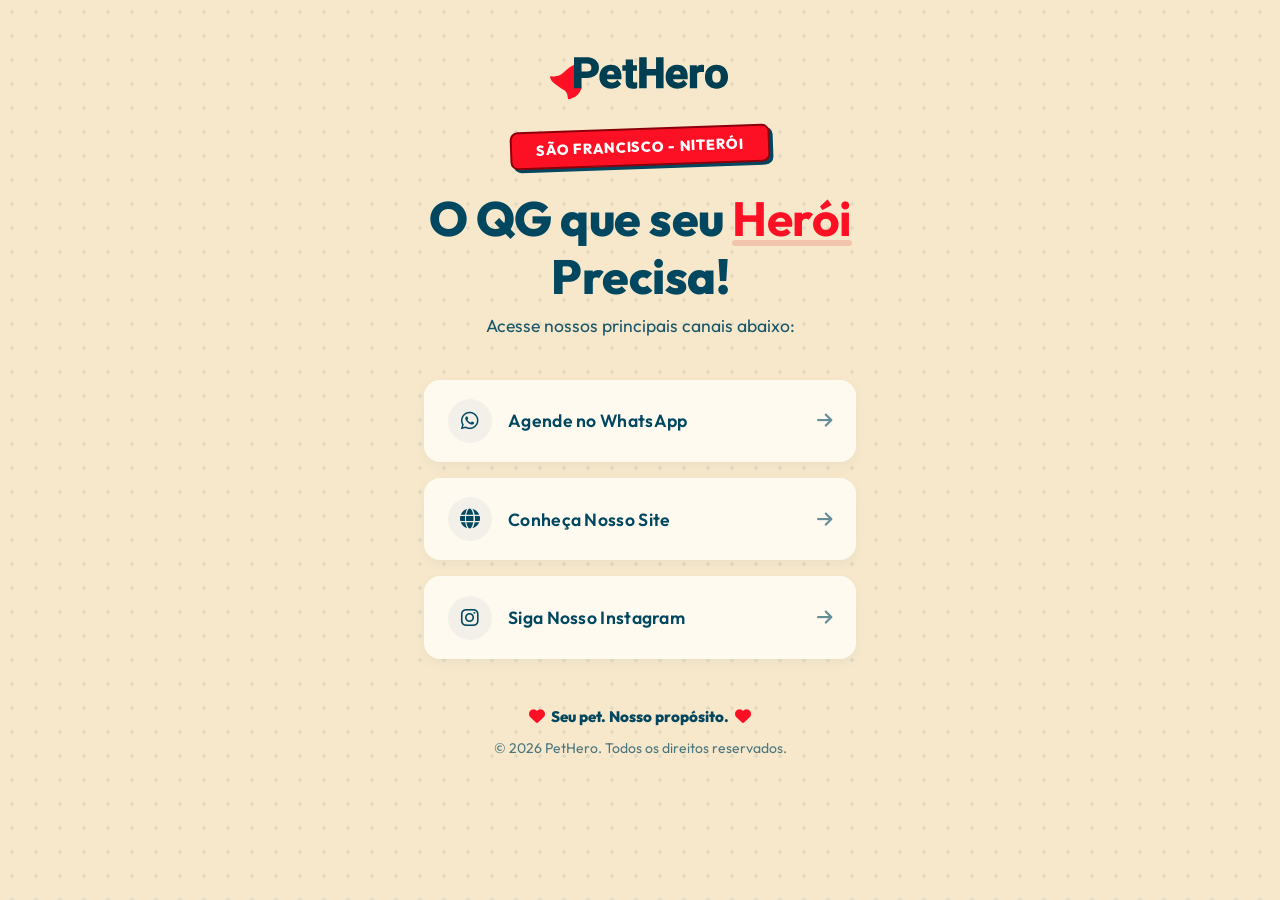
<file: links/index.html>
<!DOCTYPE html>
<html lang="pt-BR">
<head>
    <meta charset="UTF-8">
    <meta name="viewport" content="width=device-width, initial-scale=1.0">
    <title>PetHero - Links</title>
    <meta name="description" content="Acesse todos os links e canais de atendimento da PetHero em um só lugar.">
    <link href="https://fonts.googleapis.com/css2?family=Outfit:wght@400;600;700;800&display=swap" rel="stylesheet">
    <link rel="stylesheet" href="https://cdnjs.cloudflare.com/ajax/libs/font-awesome/6.4.0/css/all.min.css">
    <link rel="stylesheet" href="stylesLinks.css">
</head>
<body>
    <div class="background-pattern"></div>

    <div class="container">
        <header>
            
            <div class="logo-container">
                <img src="LogoDarkText.svg" alt="PetHero Logo">
            </div>
            <div class="comic-badge">São Francisco - Niterói</div>
            <h1 class="hero-text">O QG que seu <span class="highlight">Herói</span> Precisa!</h1>
            <p class="subtitle">Acesse nossos principais canais abaixo:</p>
        </header>

        <main class="links-container">
            <a href="https://wa.me/5521998837527?text=Ol%C3%A1!%20Gostaria%20de%20salvar%20o%20meu%20dia!!" class="link-card" target="_blank" rel="noopener noreferrer">
                <div class="link-content">
                    <div class="icon-wrapper">
                        <i class="fab fa-whatsapp"></i>
                    </div>
                    <span>Agende no WhatsApp</span>
                </div>
                <div class="link-arrow">
                    <i class="fas fa-arrow-right"></i>
                </div>
            </a>

            <a href="https://petherooficial.com/" class="link-card" target="_blank" rel="noopener noreferrer">
                <div class="link-content">
                    <div class="icon-wrapper">
                        <i class="fas fa-globe"></i>
                    </div>
                    <span>Conheça Nosso Site</span>
                </div>
                <div class="link-arrow">
                    <i class="fas fa-arrow-right"></i>
                </div>
            </a>

            <a href="https://www.instagram.com/petherooficial/" class="link-card" target="_blank" rel="noopener noreferrer">
                <div class="link-content">
                    <div class="icon-wrapper">
                        <i class="fab fa-instagram"></i>
                    </div>
                    <span>Siga Nosso Instagram</span>
                </div>
                <div class="link-arrow">
                    <i class="fas fa-arrow-right"></i>
                </div>
            </a>
        </main>

        <footer>
            <div class="brand-motto">
                <i class="fas fa-heart"></i> Seu pet. Nosso propósito. <i class="fas fa-heart"></i>
            </div>
            <p>&copy; 2026 PetHero. Todos os direitos reservados.</p>
        </footer>
    </div>

    <script src="scriptsLinks.js"></script>
</body>
</html>
</file>
<file: links/stylesLinks.css>
:root {
    --bg-color: #F7E8CB;       /* Light beige background */
    --text-color: #014760;     /* PetHero Dark Blue */
    --accent-color: #FD1024;   /* PetHero Red */
    --card-bg: #fffaf0;        /* White card background */
    --hover-bg: #FD1024;       /* Red background on hover */
    --hover-text: #ffffff;     /* White text on hover */
}

* {
    margin: 0;
    padding: 0;
    box-sizing: border-box;
}

body {
    font-family: 'Outfit', sans-serif;
    background-color: var(--bg-color);
    color: var(--text-color);
    min-height: 100vh;
    display: flex;
    justify-content: center;
    align-items: flex-start;
    overflow-x: hidden;
}

.background-pattern {
    position: fixed;
    top: 0; left: 0;
    width: 100vw; height: 100vh;
    background-image: radial-gradient(rgba(1, 71, 96, 0.08) 2px, transparent 2px);
    background-size: 24px 24px;
    z-index: -2;
}

.container {
    width: 100%;
    max-width: 480px;
    padding: 3rem 1.5rem;
    display: flex;
    flex-direction: column;
    align-items: center;
}

header {
    text-align: center;
    margin-bottom: 2.5rem;
    animation: fadeInDown 0.8s ease-out forwards;
}

.brand-motto {
    font-size: 0.95rem;
    font-weight: 800;
    color: var(--text-color);
    margin-bottom: 0.8rem;
    display: flex;
    align-items: center;
    justify-content: center;
    gap: 0.4rem;
}

.brand-motto i {
    color: var(--accent-color);
    font-size: 1rem;
}

.logo-container img {
    max-width: 180px;
    height: auto;
    margin-bottom: 1.5rem;
}

.visually-hidden {
    position: absolute;
    width: 1px;
    height: 1px;
    margin: -1px;
    padding: 0;
    overflow: hidden;
    clip: rect(0, 0, 0, 0);
    border: 0;
}

.comic-badge {
    display: inline-block;
    padding: 0.5rem 1.5rem;
    background-color: var(--accent-color);
    color: #ffffff;
    border: 2px solid #8c000c;
    border-radius: 8px;
    font-family: 'Outfit', sans-serif;
    font-size: 0.9rem;
    font-weight: 800;
    letter-spacing: 0.05em;
    text-transform: uppercase;
    margin-bottom: 1.5rem;
    box-shadow: 3px 3px 0px var(--text-color);
    transform: rotate(-2deg);
}

.hero-text {
    font-size: 3rem;
    font-weight: 800;
    color: var(--text-color);
    margin-bottom: 0.5rem;
    line-height: 1.2;
    letter-spacing: -0.5px;
}

.subtitle {
    font-size: 1.1rem;
    font-weight: 400;
    line-height: 1.5;
    color: var(--text-color);
    opacity: 0.9;
}

.highlight {
    position: relative;
    font-weight: 700;
    display: inline-block;
    z-index: 1;
    color: #FD1024;
}

.highlight::after {
    content: '';
    position: absolute;
    width: 100%;
    height: 6px;
    bottom: 2px; left: 0;
    background-color: rgba(223, 58, 54, 0.2);
    border-radius: 4px;
    z-index: -1;
}

.links-container {
    width: 100%;
    display: flex;
    flex-direction: column;
    gap: 1rem;
    margin-bottom: 3rem;
}

.link-card {
    text-decoration: none;
    background-color: var(--card-bg);
    color: var(--text-color);
    padding: 1.2rem 1.5rem;
    border-radius: 16px;
    display: flex;
    justify-content: space-between;
    align-items: center;
    box-shadow: 0 4px 12px rgba(1, 71, 96, 0.05);
    position: relative;
    overflow: hidden;
    transition: box-shadow 0.3s ease, color 0.3s ease;
    opacity: 0;
    transform: translateY(20px);
    animation: fadeInUp 0.6s ease-out forwards;
}

.link-card:nth-child(1) { animation-delay: 0.1s; }
.link-card:nth-child(2) { animation-delay: 0.2s; }
.link-card:nth-child(3) { animation-delay: 0.3s; }
.link-card:nth-child(4) { animation-delay: 0.4s; }

.link-card::before {
    content: '';
    position: absolute;
    top: 0;
    left: 0;
    width: 100%;
    height: 100%;
    background-color: var(--hover-bg);
    transform: scaleX(0);
    transform-origin: right;
    transition: transform 0.4s cubic-bezier(0.4, 0, 0.2, 1);
    z-index: 0;
}

.link-card:hover {
    color: var(--hover-text);
    box-shadow: 0 8px 24px rgba(223, 58, 54, 0.2);
}

.link-card:hover::before {
    transform: scaleX(1);
    transform-origin: left;
}

.link-content {
    display: flex;
    align-items: center;
    gap: 1rem;
    position: relative;
    z-index: 1;
}

.icon-wrapper {
    width: 44px;
    height: 44px;
    border-radius: 50%;
    background-color: rgba(1, 71, 96, 0.05);
    display: flex;
    justify-content: center;
    align-items: center;
    font-size: 1.25rem;
    color: var(--text-color);
    transition: transform 0.4s cubic-bezier(0.4, 0, 0.2, 1), background-color 0.3s ease, color 0.3s ease;
}

.link-card:hover .icon-wrapper {
    transform: rotate(5deg) scale(1.1);
    background-color: rgba(255, 255, 255, 0.2);
    color: var(--hover-text);
}

.link-content span {
    font-weight: 600;
    font-size: 1.1rem;
    letter-spacing: 0.3px;
}

.link-arrow {
    position: relative;
    z-index: 1;
    opacity: 0.6;
    font-size: 1.1rem;
    transition: transform 0.3s ease, opacity 0.3s ease;
}

.link-card:hover .link-arrow {
    transform: translateX(6px);
    opacity: 1;
}

footer {
    text-align: center;
    opacity: 0;
    animation: fadeIn 0.8s ease-out 0.8s forwards;
}

footer p {
    font-size: 0.875rem;
    color: var(--text-color);
    opacity: 0.7;
    font-weight: 400;
}

/* Animations */
@keyframes fadeInDown {
    from {
        opacity: 0;
        transform: translateY(-20px);
    }
    to {
        opacity: 1;
        transform: translateY(0);
    }
}

@keyframes fadeInUp {
    from {
        opacity: 0;
        transform: translateY(20px);
    }
    to {
        opacity: 1;
        transform: translateY(0);
    }
}

@keyframes fadeIn {
    from { opacity: 0; }
    to { opacity: 1; }
}

/* Ripple Effect */
.ripple {
    position: absolute;
    border-radius: 50%;
    transform: scale(0);
    animation: ripple-animation 0.6s linear;
    background-color: rgba(255, 255, 255, 0.4);
    pointer-events: none;
    z-index: 0;
}

@keyframes ripple-animation {
    to {
        transform: scale(4);
        opacity: 0;
    }
}
</file>
